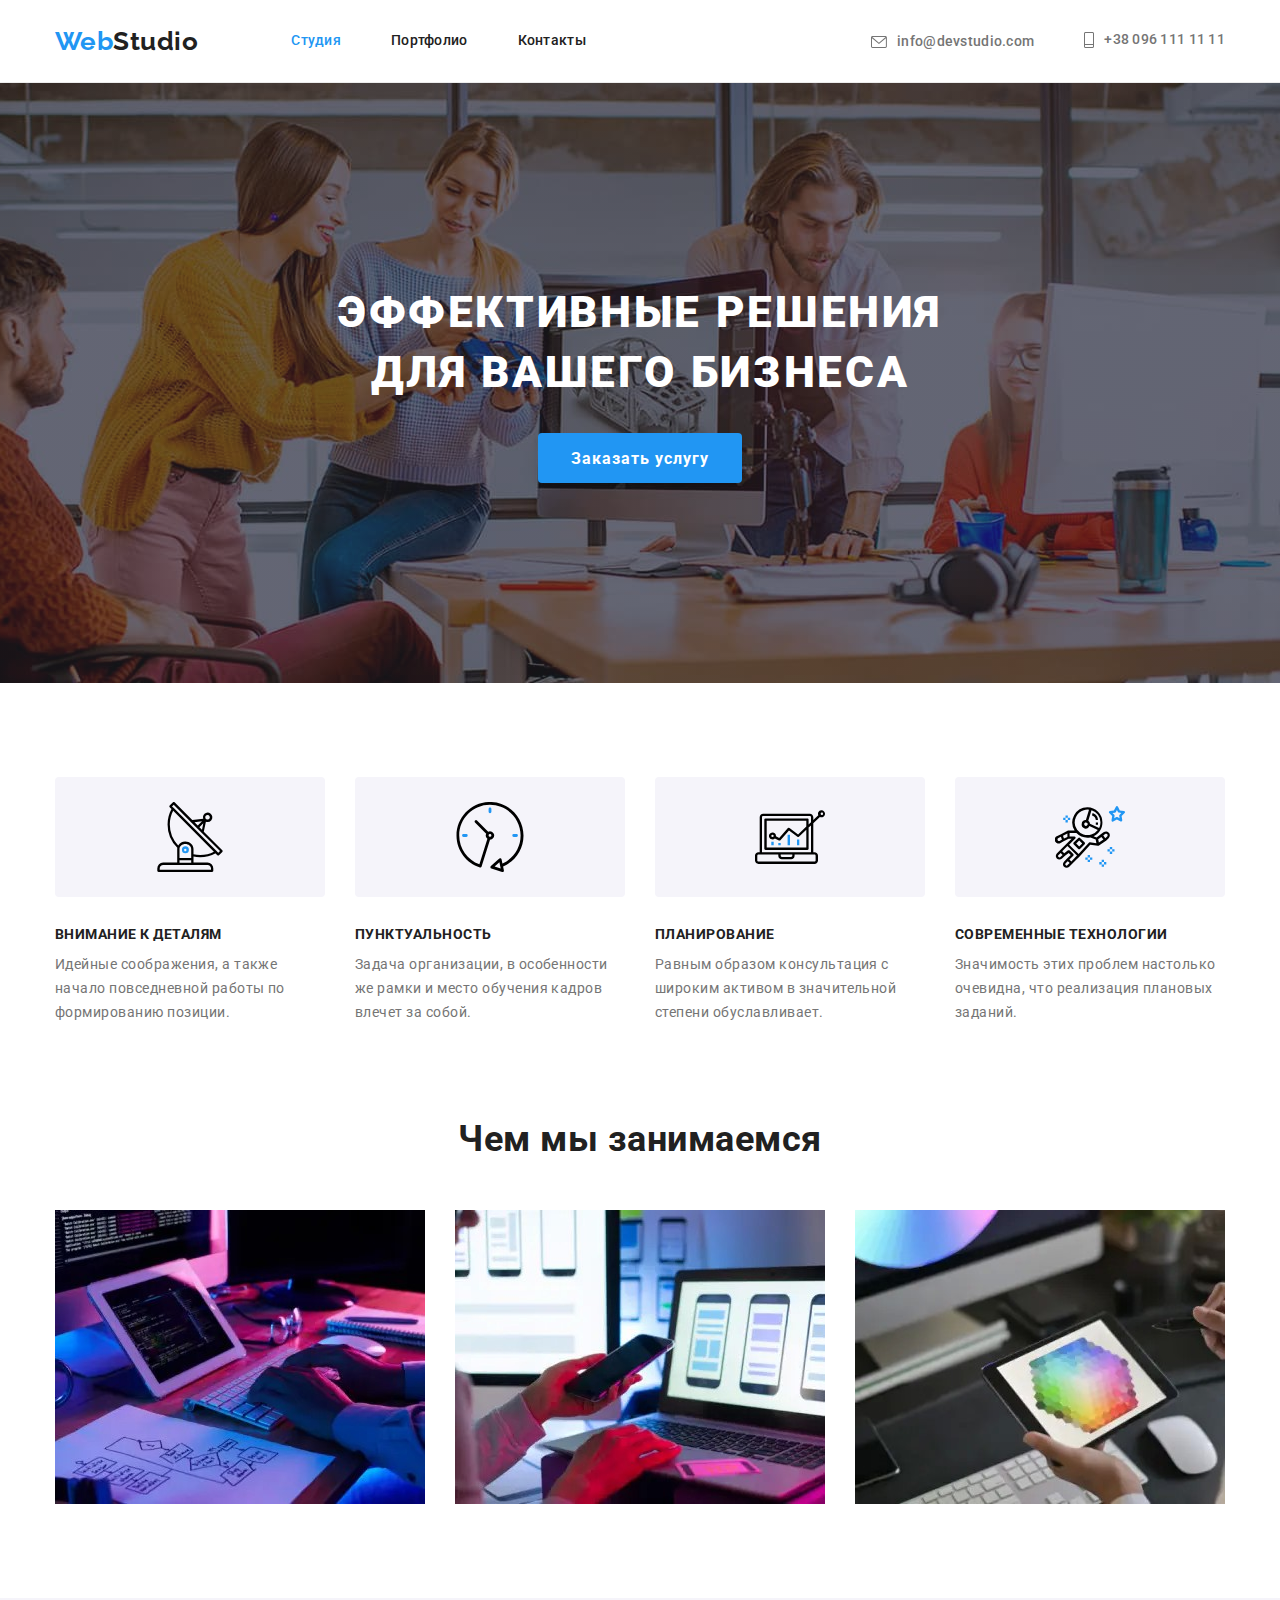
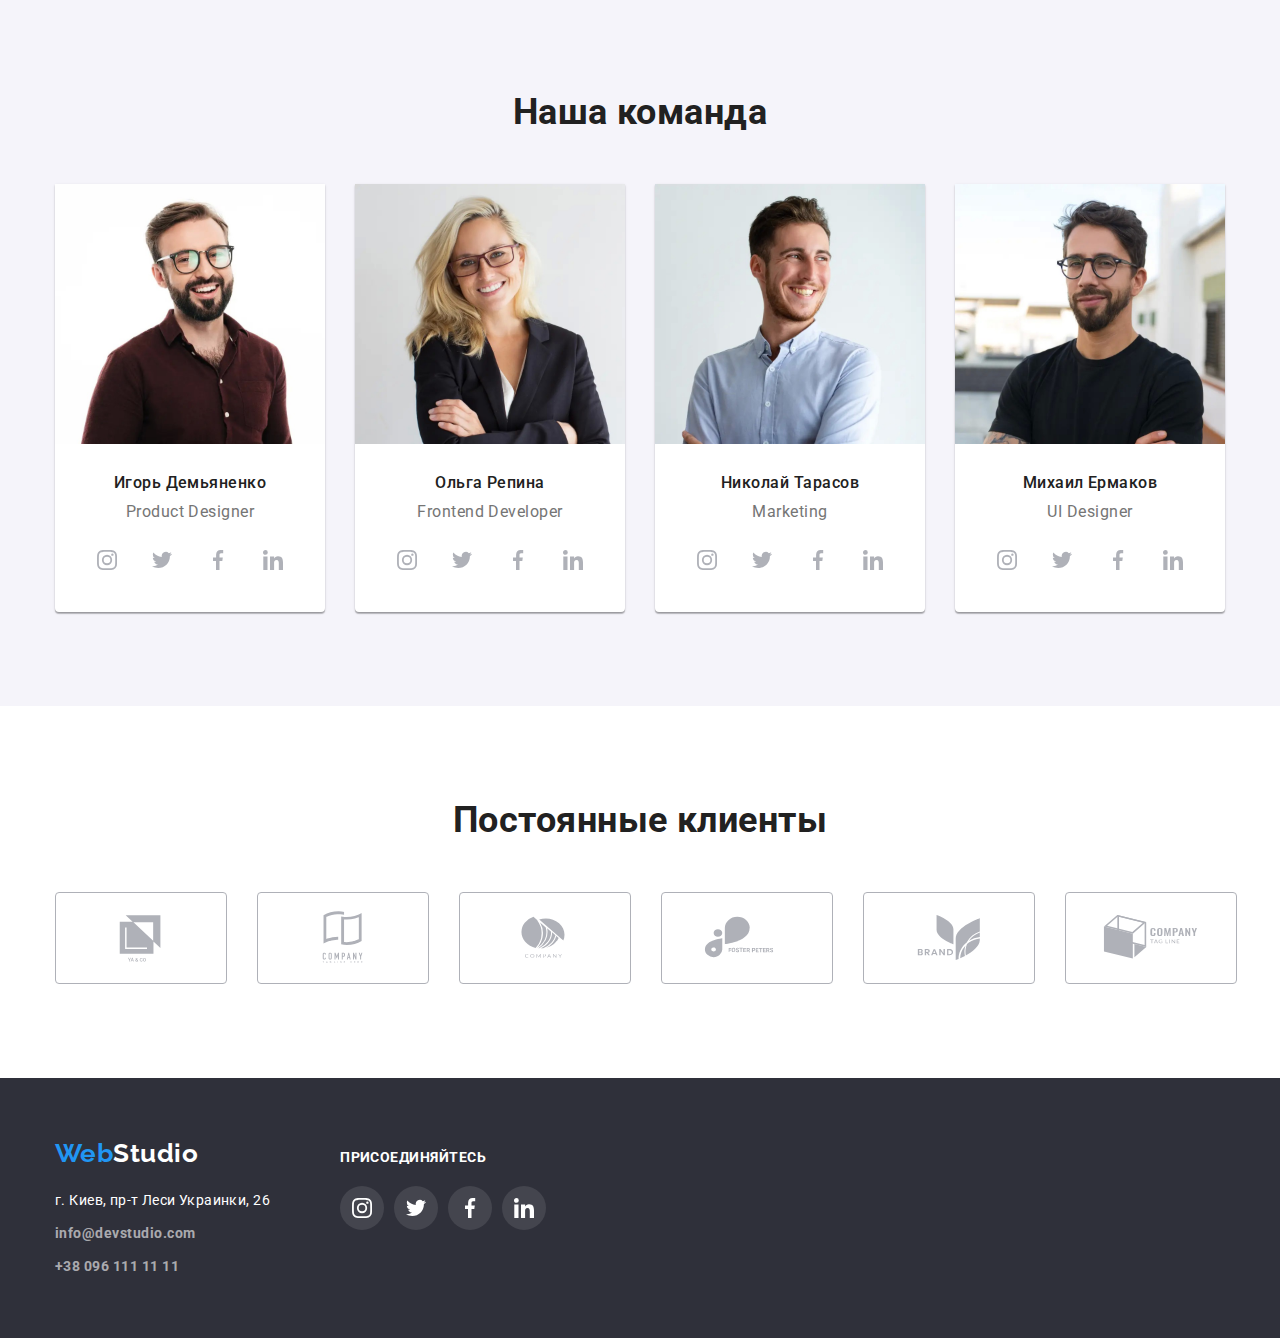
<file: index.html>
<!DOCTYPE html>
<html lang="en">
  <head>
    <meta charset="UTF-8" />
    <meta http-equiv="X-UA-Compatible" content="IE=edge" />
    <meta name="viewport" content="width=device-width, initial-scale=1.0" />
    <title>Студия</title>
    <!-- нормализатор -->
    <link
      rel="stylesheet"
      href="https://cdnjs.cloudflare.com/ajax/libs/modern-normalize/1.0.0/modern-normalize.min.css"
    />
    <link rel="preconnect" href="https://fonts.googleapis.com" />
    <link rel="preconnect" href="https://fonts.gstatic.com" crossorigin />
    <link
      href="https://fonts.googleapis.com/css2?family=Raleway:wght@700&family=Roboto:wght@400;500;700;900&display=swap"
      rel="stylesheet"
    />
    <link rel="stylesheet" href="css/styles.css" />
  </head>

  <body>
    <header class="page-header">
      <div class="container flex">
        <a class="logo link" href="index.html"><span>Web</span>Studio</a>
        <nav>
          <ul class="main-nav list">
            <li class="item"><a class="link current" href="./index.html">Студия</a></li>
            <li class="item"><a class="link" href="./portfolio.html">Портфолио</a></li>
            <li class="item"><a class="link" href="./contacts.html">Контакты</a></li>
          </ul>
        </nav>

        <ul class="header-contact list">
          <li class="block">
            <svg class="mail" width="16" height="12">
              <use href="./images/icons.svg#mail"></use>
            </svg>
            <a class="link" href="mailto:info@devstudio.com">info@devstudio.com</a>
          </li>
          <li class="block">
            <svg class="tel" width="10" height="16">
              <use href="./images/icons.svg#tel"></use>
            </svg>
            <a class="link" href="tel:+380961111111">+38 096 111 11 11</a>
          </li>
        </ul>
      </div>
    </header>

    <main>
      <section class="hero">
        <div class="container">
          <h1>ЭФФЕКТИВНЫЕ РЕШЕНИЯ <br />ДЛЯ ВАШЕГО БИЗНЕСА</h1>
          <button class="main-btn" type="button">Заказать услугу</button>
        </div>
      </section>

      <section class="features section">
        <div class="container">
          <h2 class="hide">Наши преимущества</h2>
          <ul class="features-list list">
            <li class="item">
              <div class="box-icon" aria-label="преимущества">
                <svg class="icon">
                  <use href="./images/icons.svg#antenna"></use>
                </svg>
              </div>
              <h3>Внимание к деталям</h3>
              <p>
                Идейные соображения, а также начало повседневной работы по формированию позиции.
              </p>
            </li>
            <li class="item">
              <div class="box-icon" aria-label="преимущества">
                <svg class="icon">
                  <use href="./images/icons.svg#clock"></use>
                </svg>
              </div>
              <h3>Пунктуальность</h3>
              <p>
                Задача организации, в особенности же рамки и место обучения кадров влечет за собой.
              </p>
            </li>
            <li class="item">
              <div class="box-icon" aria-label="преимущества">
                <svg class="icon">
                  <use href="./images/icons.svg#diagram"></use>
                </svg>
              </div>
              <h3>Планирование</h3>
              <p>
                Равным образом консультация с широким активом в значительной степени обуславливает.
              </p>
            </li>
            <li class="item">
              <div class="box-icon" aria-label="преимущества">
                <svg class="icon">
                  <use href="./images/icons.svg#astronaut"></use>
                </svg>
              </div>
              <h3>Современные технологии</h3>
              <p>Значимость этих проблем настолько очевидна, что реализация плановых заданий.</p>
            </li>
          </ul>
        </div>
      </section>

      <section class="employment section">
        <div class="container">
          <h2>Чем мы занимаемся</h2>

          <ul class="em-list list">
            <li>
              <img
                src="./images/img01.jpg"
                alt="график руки на клавиатуре планшет и монитор"
                width="370"
              />
            </li>
            <li>
              <img src="./images/img02.jpg" alt="рука на ноутбуке и рука с телефоном" width="370" />
            </li>
            <li>
              <img
                src="./images/img03.jpg"
                alt="река держит планшет с цветовой политрой на экране"
                width="370"
              />
            </li>
          </ul>
        </div>
      </section>

      <section class="team section">
        <div class="container">
          <h2>Наша команда</h2>

          <ul class="team-list list">
            <li class="border-photo">
              <img class="img" src="./images/photo01.jpg" alt="фото дизайнера Игоря" width="270" />
              <div class="team-desc">
                <p>Игорь Демьяненко</p>
                <h3>Product Designer</h3>
                <ul class="social list">
                  <li class="item">
                    <a class="social-link link" href="https://www.google.com/" target="_blank">
                      <svg class="social-icon" width="20" height="20">
                        <use href="./images/icons.svg#instagram"></use>
                      </svg>
                    </a>
                  </li>
                  <li class="item">
                    <a class="social-link link" href="https://www.google.com/" target="_blank">
                      <svg class="social-icon" width="20" height="20">
                        <use href="./images/icons.svg#twitter"></use>
                      </svg>
                    </a>
                  </li>
                  <li class="item">
                    <a class="social-link link" href="https://www.google.com/" target="_blank">
                      <svg class="social-icon" width="20" height="20">
                        <use href="./images/icons.svg#facebook"></use>
                      </svg>
                    </a>
                  </li>
                  <li class="item">
                    <a class="social-link link" href="https://www.google.com/" target="_blank">
                      <svg class="social-icon" width="20" height="20">
                        <use href="./images/icons.svg#linkedin"></use>
                      </svg>
                    </a>
                  </li>
                </ul>
              </div>
            </li>

            <li class="border-photo">
              <img
                class="img"
                src="./images/photo02.jpg"
                alt="фото разработчика Ольги"
                width="270"
              />
              <div class="team-desc">
                <p>Ольга Репина</p>
                <h3>Frontend Developer</h3>
                <ul class="social list">
                  <li class="item">
                    <a class="social-link link" href="https://www.google.com/" target="_blank">
                      <svg class="social-icon" width="20" height="20">
                        <use href="./images/icons.svg#instagram"></use>
                      </svg>
                    </a>
                  </li>
                  <li class="item">
                    <a class="social-link link" href="https://www.google.com/" target="_blank">
                      <svg class="social-icon" width="20" height="20">
                        <use href="./images/icons.svg#twitter"></use>
                      </svg>
                    </a>
                  </li>
                  <li class="item">
                    <a class="social-link link" href="https://www.google.com/" target="_blank">
                      <svg class="social-icon" width="20" height="20">
                        <use href="./images/icons.svg#facebook"></use>
                      </svg>
                    </a>
                  </li>
                  <li class="item">
                    <a class="social-link link" href="https://www.google.com/" target="_blank">
                      <svg class="social-icon" width="20" height="20">
                        <use href="./images/icons.svg#linkedin"></use>
                      </svg>
                    </a>
                  </li>
                </ul>
              </div>
            </li>

            <li class="border-photo">
              <img
                class="img"
                src="./images/photo03.jpg"
                alt="фото маркетолога Николая"
                width="270"
              />
              <div class="team-desc">
                <p>Николай Тарасов</p>
                <h3>Marketing</h3>
                <ul class="social list">
                  <li class="item">
                    <a class="social-link link" href="https://www.google.com/" target="_blank">
                      <svg class="social-icon" width="20" height="20">
                        <use href="./images/icons.svg#instagram"></use>
                      </svg>
                    </a>
                  </li>
                  <li class="item">
                    <a class="social-link link" href="https://www.google.com/" target="_blank">
                      <svg class="social-icon" width="20" height="20">
                        <use href="./images/icons.svg#twitter"></use>
                      </svg>
                    </a>
                  </li>
                  <li class="item">
                    <a class="social-link link" href="https://www.google.com/" target="_blank">
                      <svg class="social-icon" width="20" height="20">
                        <use href="./images/icons.svg#facebook"></use>
                      </svg>
                    </a>
                  </li>
                  <li class="item">
                    <a class="social-link link" href="https://www.google.com/" target="_blank">
                      <svg class="social-icon" width="20" height="20">
                        <use href="./images/icons.svg#linkedin"></use>
                      </svg>
                    </a>
                  </li>
                </ul>
              </div>
            </li>

            <li class="border-photo">
              <img
                class="img"
                src="./images/photo04.jpg"
                alt="фото дизайнера Михаила"
                width="270"
              />
              <div class="team-desc">
                <p>Михаил Ермаков</p>
                <h3>UI Designer</h3>
                <ul class="social list">
                  <li class="item">
                    <a class="social-link link" href="https://www.google.com/" target="_blank">
                      <svg class="social-icon" width="20" height="20">
                        <use href="./images/icons.svg#instagram"></use>
                      </svg>
                    </a>
                  </li>
                  <li class="item">
                    <a class="social-link link" href="https://www.google.com/" target="_blank">
                      <svg class="social-icon" width="20" height="20">
                        <use href="./images/icons.svg#twitter"></use>
                      </svg>
                    </a>
                  </li>
                  <li class="item">
                    <a class="social-link link" href="https://www.google.com/" target="_blank">
                      <svg class="social-icon" width="20" height="20">
                        <use href="./images/icons.svg#facebook"></use>
                      </svg>
                    </a>
                  </li>
                  <li class="item">
                    <a class="social-link link" href="https://www.google.com/" target="_blank">
                      <svg class="social-icon" width="20" height="20">
                        <use href="./images/icons.svg#linkedin"></use>
                      </svg>
                    </a>
                  </li>
                </ul>
              </div>
            </li>
          </ul>
        </div>
      </section>
      <section class="clients section">
        <div class="container">
          <h2>Постоянные клиенты</h2>
          <ul class="clients-list list">
            <li class="item">
              <a class="clients-link link" href="https://www.google.com/" target="_blank">
                <svg class="clients-logo" width="106" height="60">
                  <use href="./images/icons.svg#logo-1"></use>
                </svg>
              </a>
            </li>
            <li class="item">
              <a class="clients-link link" href="https://www.google.com/" target="_blank">
                <svg class="clients-logo" width="106" height="60">
                  <use href="./images/icons.svg#logo-2"></use>
                </svg>
              </a>
            </li>
            <li class="item">
              <a class="clients-link link" href="https://www.google.com/" target="_blank">
                <svg class="clients-logo" width="106" height="60">
                  <use href="./images/icons.svg#logo-3"></use>
                </svg>
              </a>
            </li>
            <li class="item">
              <a class="clients-link link" href="https://www.google.com/" target="_blank">
                <svg class="clients-logo" width="106" height="60">
                  <use href="./images/icons.svg#logo-4"></use>
                </svg>
              </a>
            </li>
            <li class="item">
              <a class="clients-link link" href="https://www.google.com/" target="_blank">
                <svg class="clients-logo" width="106" height="60">
                  <use href="./images/icons.svg#logo-5"></use>
                </svg>
              </a>
            </li>
            <li class="item">
              <a class="clients-link link" href="https://www.google.com/" target="_blank">
                <svg class="clients-logo" width="106" height="60">
                  <use href="./images/icons.svg#logo-6"></use>
                </svg>
              </a>
            </li>
          </ul>
        </div>
      </section>
    </main>

    <footer>
      <div class="wrapper container">
        <div>
          <a class="logo-footer link" href="index.html"><span>Web</span>Studio</a>
          <a class="link" href="https://goo.gl/maps/MwoCHRfoZyWxWFmu9">
            <address>г. Киев, пр-т Леси Украинки, 26</address>
          </a>

          <ul class="contact-footer list">
            <li><a class="link" href="mailto:info@devstudio.com">info@devstudio.com</a></li>
            <li><a class="link" href="tel:+380961111111">+38 096 111 11 11</a></li>
          </ul>
        </div>
        <div class="social-footer">
          <h3>присоединяйтесь</h3>
          <ul class="social-footer-list list">
            <li class="item">
              <a class="social-footer-link link" href="https://www.google.com/" target="_blank">
                <svg class="social-icon" width="20" height="20">
                  <use href="./images/icons.svg#instagram"></use>
                </svg>
              </a>
            </li>
            <li class="item">
              <a class="social-footer-link link" href="https://www.google.com/" target="_blank">
                <svg class="social-icon" width="20" height="20">
                  <use href="./images/icons.svg#twitter"></use>
                </svg>
              </a>
            </li>
            <li class="item">
              <a class="social-footer-link link" href="https://www.google.com/" target="_blank">
                <svg class="social-icon" width="20" height="20">
                  <use href="./images/icons.svg#facebook"></use>
                </svg>
              </a>
            </li>
            <li class="item">
              <a class="social-footer-link link" href="https://www.google.com/" target="_blank">
                <svg class="social-icon" width="20" height="20">
                  <use href="./images/icons.svg#linkedin"></use>
                </svg>
              </a>
            </li>
          </ul>
        </div>
      </div>
    </footer>
  </body>
</html>
</file>
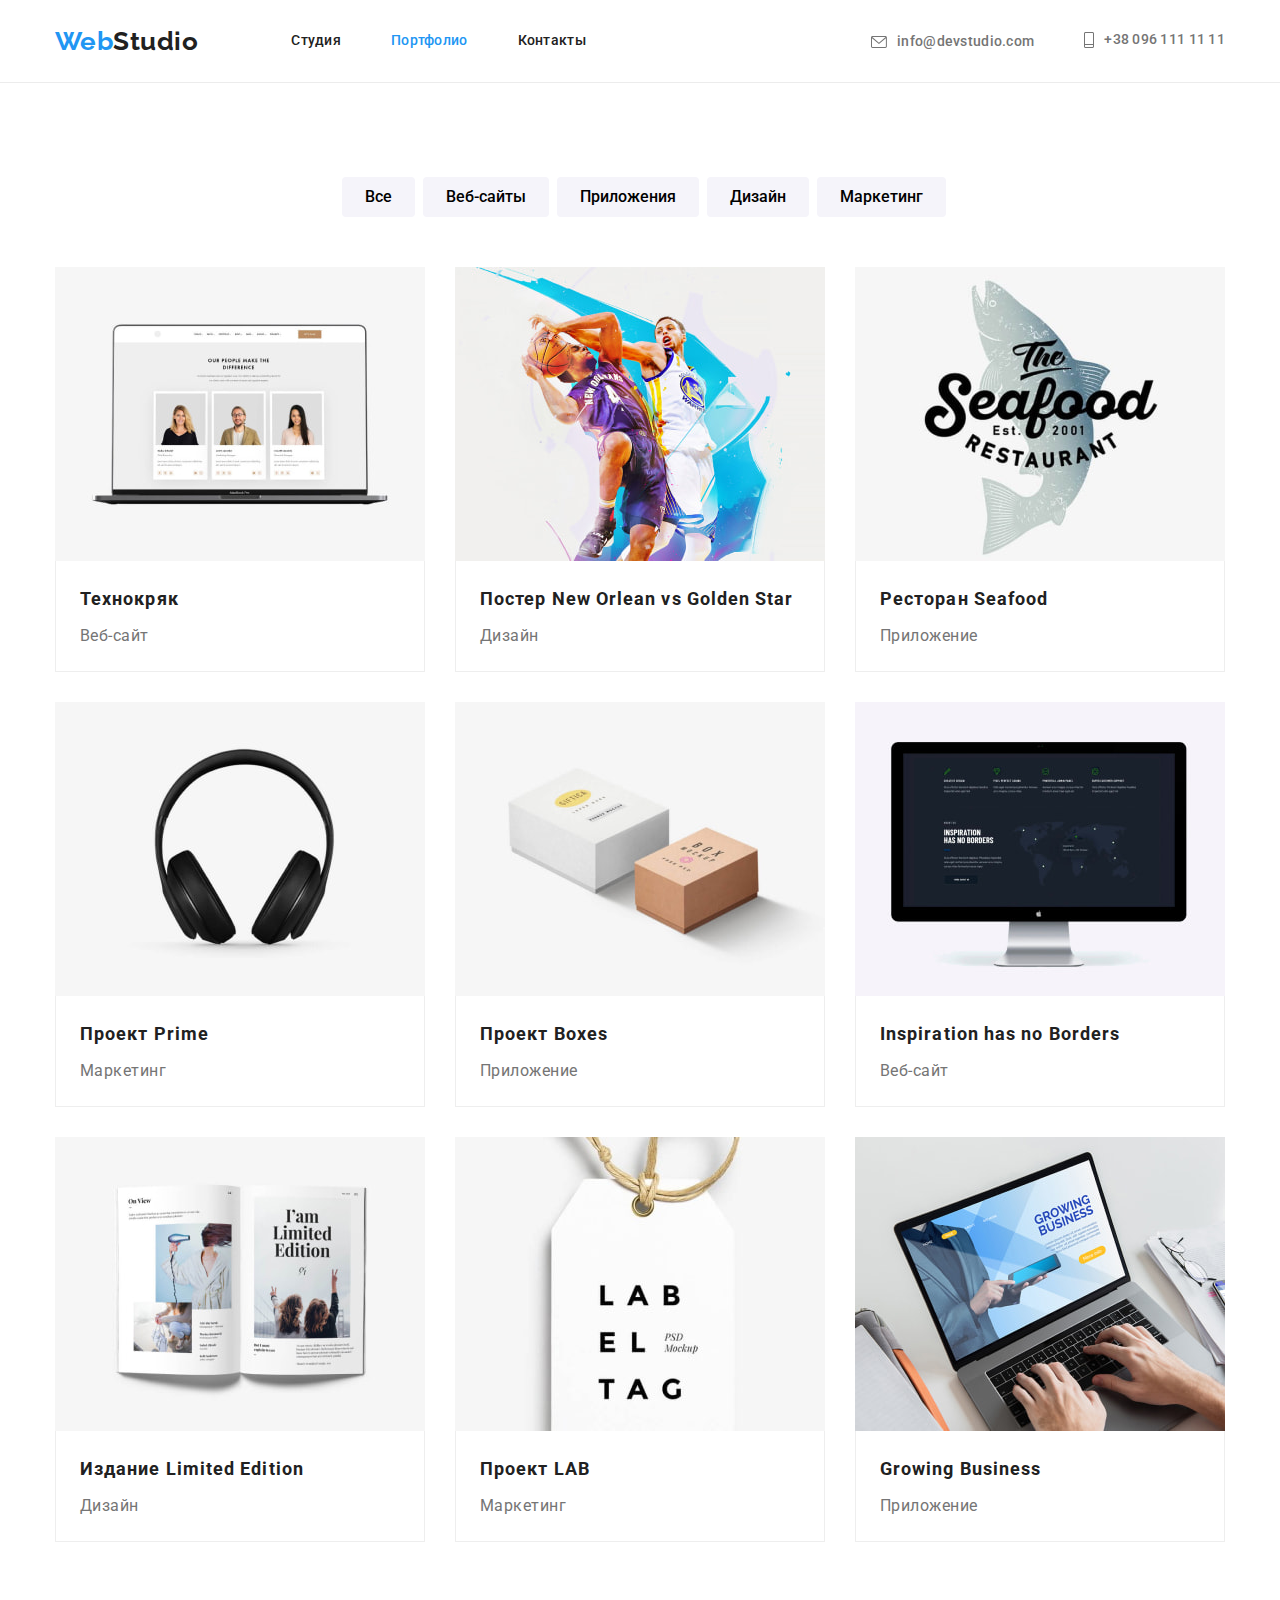
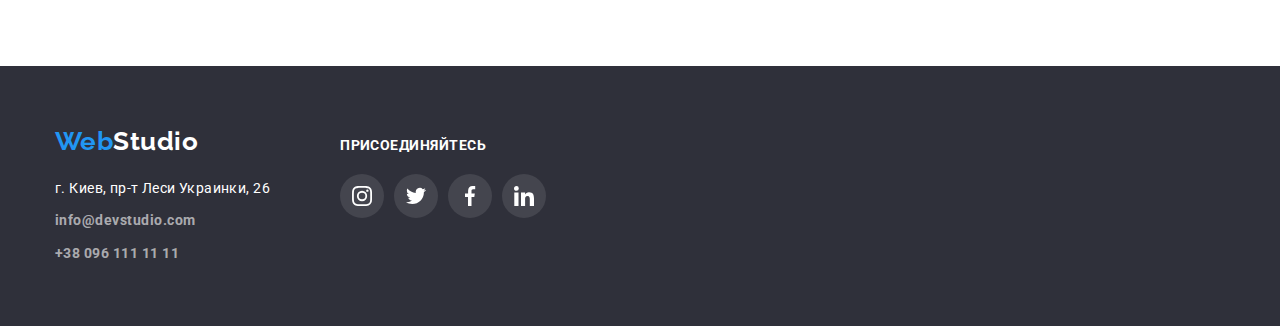
<file: portfolio.html>
<!DOCTYPE html>
<html lang="en">
  <head>
    <meta charset="UTF-8" />
    <meta http-equiv="X-UA-Compatible" content="IE=edge" />
    <meta name="viewport" content="width=device-width, initial-scale=1.0" />
    <title>Портфолио</title>
    <link rel="preconnect" href="https://fonts.googleapis.com" />
    <link rel="preconnect" href="https://fonts.gstatic.com" crossorigin />
    <link
      rel="stylesheet"
      href="https://cdnjs.cloudflare.com/ajax/libs/modern-normalize/1.0.0/modern-normalize.min.css"
    />
    <link
      href="https://fonts.googleapis.com/css2?family=Raleway:wght@700&family=Roboto:wght@400;500;700;900&display=swap"
      rel="stylesheet"
    />
    <link rel="stylesheet" href="css/styles.css" />
  </head>
  <header class="page-header">
      <div class="container flex">
        <a class="logo link" href="index.html"><span>Web</span>Studio</a>
        <nav>
          <ul class="main-nav list">
            <li class="item"><a class="link" href="./index.html">Студия</a></li>
            <li class="item"><a class="link current" href="./portfolio.html">Портфолио</a></li>
            <li class="item"><a class="link" href="./contacts.html">Контакты</a></li>
          </ul>
        </nav>

        <ul class="header-contact list">
          <li class="block">
              <svg class="mail" width="16" height="12">
                <use href="./images/icons.svg#mail"></use>
              </svg>
              <a class="link" href="mailto:info@devstudio.com">info@devstudio.com</a>
          </li>
          <li class="block ">
            <svg class="tel" width="10" height="16">
              <use href="./images/icons.svg#tel"></use>
            </svg>
            <a class="link" href="tel:+380961111111">+38 096 111 11 11</a>
          </li>
        </ul>
      </div>
    </header>

    <main class="work-exls section">
      <div class="filter">
        <h1 class="hide" hide="true">примеры работ</h1>
        <h2 class="hide">типы проектов</h2>
        <ul class="filter-list list">
          <li>
            <button class="work-btn" type="button">Все</button>
          </li>
          <li>
            <button class="work-btn" type="button">Веб-сайты</button>
          </li>
          <li>
            <button class="work-btn" type="button">Приложения</button>
          </li>
          <li>
            <button class="work-btn" type="button">Дизайн</button>
          </li>
          <li>
            <button class="work-btn" type="button">Маркетинг</button>
          </li>
        </ul>
      </div>

      <div class="container">
        <ul class="work-list list">
          <li class="project-card">
            <img
              class="img"
              src="./images/portfolio/project-01.jpg"
              alt="project 01 Технокряк"
              width="370"
            />
            <div class="card-desc">
              <h3>Технокряк</h3>
              <p>Веб-сайт</p>
            </div>
          </li>
          <li class="project-card">
            <img
              class="img"
              src="./images/portfolio/project-02.jpg"
              alt="project 02 Постер New Orlean vs Golden Star"
              width="370"
            />
            <div class="card-desc">
              <h3>Постер New Orlean vs Golden Star</h3>
              <p>Дизайн</p>
            </div>
          </li>
          <li class="project-card">
            <img
              class="img"
              src="./images/portfolio/project-03.jpg"
              alt="project 03 Ресторан Seafood"
              width="370"
            />
            <div class="card-desc">
              <h3>Ресторан Seafood</h3>
              <p>Приложение</p>
            </div>
          </li>
          <li class="project-card">
            <img
              class="img"
              src="./images/portfolio/project-04.jpg"
              alt="project 04 Проект Prime"
              width="370"
            />
            <div class="card-desc">
              <h3>Проект Prime</h3>
              <p>Маркетинг</p>
            </div>
          </li>
          <li class="project-card">
            <img
              class="img"
              src="./images/portfolio/project-05.jpg"
              alt="project 05 Проект Boxes"
              width="370"
            />
            <div class="card-desc">
              <h3>Проект Boxes</h3>
              <p>Приложение</p>
            </div>
          </li>
          <li class="project-card">
            <img
              class="img"
              src="./images/portfolio/project-06.jpg"
              alt="project 06 Inspiration has no Borders"
              width="370"
            />
            <div class="card-desc">
              <h3>Inspiration has no Borders</h3>
              <p>Веб-сайт</p>
            </div>
          </li>
          <li class="project-card">
            <img
              class="img"
              src="./images/portfolio/project-07.jpg"
              alt="project 07 Издание Limited Edition"
              width="370"
            />
            <div class="card-desc">
              <h3>Издание Limited Edition</h3>
              <p>Дизайн</p>
            </div>
          </li>
          <li class="project-card">
            <img class="img" src="./images/portfolio/project-08.jpg" alt="Проект LAB" width="370" />
            <div class="card-desc">
              <h3>Проект LAB</h3>
              <p>Маркетинг</p>
            </div>
          </li>
          <li class="project-card">
            <img
              class="img"
              src="./images/portfolio/project-09.jpg"
              alt="project 09 Growing Business"
              width="370"
            />
            <div class="card-desc">
              <h3>Growing Business</h3>
              <p>Приложение</p>
            </div>
          </li>
        </ul>
      </div>
    </main>

    <footer>
      <div class="wrapper container">
        <div>
          <a class="logo-footer link" href="index.html"><span>Web</span>Studio</a>
          <a class="link" href="https://goo.gl/maps/MwoCHRfoZyWxWFmu9">
            <address>г. Киев, пр-т Леси Украинки, 26</address>
          </a>

          <ul class="contact-footer list">
            <li><a class="link" href="mailto:info@devstudio.com">info@devstudio.com</a></li>
            <li><a class="link" href="tel:+380961111111">+38 096 111 11 11</a></li>
          </ul>
        </div>
        <div class="social-footer">
          <h3>присоединяйтесь</h3>
          <ul class="social-footer-list list">
            <li class="item">
              <a class="social-footer-link link" href="https://www.google.com/" target="_blank">
                <svg class="social-icon" width="20" height="20">
                  <use href="./images/icons.svg#instagram"></use>
                </svg>
              </a>
            </li>
            <li class="item">
              <a class="social-footer-link link" href="https://www.google.com/" target="_blank">
                <svg class="social-icon" width="20" height="20">
                  <use href="./images/icons.svg#twitter"></use>
                </svg>
              </a>
            </li>
            <li class="item">
              <a class="social-footer-link link" href="https://www.google.com/" target="_blank">
                <svg class="social-icon" width="20" height="20">
                  <use href="./images/icons.svg#facebook"></use>
                </svg>
              </a>
            </li>
            <li class="item">
              <a class="social-footer-link link" href="https://www.google.com/" target="_blank">
                <svg class="social-icon" width="20" height="20">
                  <use href="./images/icons.svg#linkedin"></use>
                </svg>
              </a>
            </li>
          </ul>
        </div>
      </div>
    </footer>
  </body>
</html>
</file>
<file: css/styles.css>
/* задание глобальных переменных */
:root {
  --primary-text-color: #212121;
  --secondary-text-color: #757575;
  --invert-text-color: #ffffff;
  --accent-color: #2196f3;
  --background-main: #ffffff;
  --background-section: #f5f4fa;
  --background: #2f303a;
  --bg-work-btn: #f5f4fa;
  --border-prt: #eeeeee;
  --background-content: #AFB1B8;
  --bg-link: rgba(255, 255, 255, 0.6);
}

/* глобальные настройки */
/* убирает подчеркивание ссылок */
.link {
  text-decoration: none;
  color: var(--secondary-text-color);
}

/* Убираем маркеры */
.list {
  list-style: none;
}

/* убирает отступы у изображения */
.img {
  vertical-align: bottom;
}

/* скрытие элементов - не подходит для семантики */
.hide {
  position: absolute;
  top: -9999px;
  left: -9999px;
}

h1,
h2,
h3,
h4,
li,
ul,
p {
  padding: 0 0;
  margin: 0 0;
}

/* для проверки отступов от элементов */
.test {
  outline: 2px solid tomato;
  background-color: green;
}

/* главная страница */
body {
  font-family: 'Roboto', 'Verdana', 'Tahoma', sans-serif;
  font-style: normal;
  font-weight: 700;
  letter-spacing: 0.03em;

  color: var(--primary-text-color);
}

h2 {
  font-size: 36px;
  line-height: 1.16;
  text-align: center;
}

h3 {
  font-weight: 700;
  font-size: 14px;
  line-height: 1.14;
  text-transform: uppercase;
}

/* хедер */
.page-header {
  background-color: var(--background-main);

  border-bottom: 1px solid #ececec;
}

.container {
  width: 1200px;
  margin-left: auto;
  margin-right: auto;
  padding-left: 15px;
  padding-right: 15px;
  /* outline: 2px solid tomato; */
}

.section {
  padding-top: 94px;
  padding-bottom: 94px;
}

.flex {
  display: flex;
  align-items: center;
}

/* лого */
.logo {
  display: block;
  margin-right: 93px;

  font-family: 'Raleway';
  font-size: 26px;
  line-height: 1.19;

  color: var(--primary-text-color);
}

.logo:hover,
.logo:focus {
  color: var(--accent-color);
}

.logo > span {
  color: var(--accent-color);
}

/* нав. меню */
.main-nav {
  display: flex;
}

.main-nav .item:not(:last-child) {
  margin-right: 50px;
}

/* Еще один способ убрать крайний отступ
.main-nav .item + .item {
  margin-left: 50px;
} */

.main-nav .link {
  display: block;
  padding-top: 32px;
  padding-bottom: 32px;

  font-weight: 500;
  font-size: 14px;
  line-height: 1.14;
  letter-spacing: 0.02em;

  color: var(--primary-text-color);
}

/* цвет наведение на меню  */
.main-nav .link:hover,
.main-nav .link:focus {
  color: var(--accent-color);
  outline: none;

}

/* цвет меню текущей страницы */
.main-nav .link.current {
  color: var(--accent-color);
}

.header-contact {
  display: flex;
  margin-left: auto;
  align-items: baseline;

  font-weight: 500;
  font-size: 14px;
  line-height: 1.14;
  letter-spacing: 0.02em;

  color: var(--secondary-text-color);
  fill: var(--secondary-text-color);
}

.header-contact li + li {
  margin-left: 50px;
  
}

.header-contact .link {
  display: block;
  padding-top: 32px;
  padding-bottom: 32px;
  margin-left: 10px;
}

.block {
  display: flex;
  align-items: center;
  color: currentColor;
}

.block:hover,
.link:hover {
  color: var(--accent-color);
  fill: var(--accent-color);
}

.block:focus,
.link:focus {
  color: var(--accent-color);
  fill: var(--accent-color);

  outline: none;
}

/* секция hero */
.hero {
  height: 600px;
  max-width: 1600px;
  padding-top: 200px;
  padding-bottom: 200px;
  margin-left: auto;
  margin-right: auto;

  text-align: center;

  background-color: var(--secondary-text-color);
  background-image: linear-gradient( to right, rgba(47, 48, 58, .4),rgba(47, 48, 58, .4)),  url('../images/bg-img.jpg');
  background-size: cover;
  background-position: center;
  background-repeat: no-repeat;

}

h1 {
  margin-bottom: 30px;

  font-weight: 900;
  font-size: 44px;
  line-height: 1.36;
  letter-spacing: 0.06em;
  text-transform: uppercase;

  color: var(--invert-text-color);
}

.main-btn {
  display: inline-block;
  min-width: 200xp;
  height: 50px;
  padding: 10px 32px;

  font-weight: 700;
  font-size: 16px;
  line-height: 1.87;
  align-items: center;
  letter-spacing: 0.06em;

  color: var(--invert-text-color);
  background: var(--accent-color);

  border: 1px solid transparent;
  border-radius: 4px;
  box-shadow: 0px 4px 4px rgba(0, 0, 0, 0.15);

  cursor: pointer;
}

/* секция features */
.features {
  padding-bottom: 0;
}

.features h3 {
  margin-bottom: 10px;
}

.features-list {
  display: flex;
  flex-wrap: nowrap;
  justify-content: space-between;
}

.features-list .item {
  width: 270px;
}

.features-list .box-icon  {
  display: flex;
  height: 120px;
  justify-content: center;
  align-items: center;

  margin-bottom: 30px;
  
  background-color: #F5F4FA;
  border-radius: 4px;
}

.icon {
  width: 70px;
  height: 70px;
}

.features p {
  margin: 0;

  font-weight: 400;
  font-size: 14px;
  line-height: 1.71;

  color: var(--secondary-text-color);
}

/* секция employment */

.em-list {
  display: flex;
  margin-top: 50px;
  justify-content: space-between;
}

/* исправляет сбоку/снизу белые полосы у картинки */
.em-list img {
  display: block;
}

/* секция team */
.team {
  background-color: var(--background-section);
}

.team-list {
  display: flex;
  justify-content: space-between;
}

.team h2 {
  margin-bottom: 50px;
}

.border-photo {
  width: 270px;

  background-color: #ffffff;

  border-radius: 0px 0px 4px 4px;
  box-shadow: 0px 1px 3px rgba(0, 0, 0, 0.12), 0px 1px 1px rgba(0, 0, 0, 0.14),
    0px 2px 1px rgba(0, 0, 0, 0.2);
}

.team-desc {
  display: block;
  padding: 30px 0;
  text-align: center;
}
.team p {
  font-weight: 500;
  margin-bottom: 10px;
  
  font-size: 16px;
  line-height: 1.18;
  
}

.team h3 {
  margin-bottom: 16px;

  font-weight: 400;
  font-size: 16px;
  line-height: 1.18;
  text-transform:none;

  color: var(--secondary-text-color);
}

.social {
  display: flex;
  flex-wrap: nowrap;
  justify-content: space-between;
  margin-left: 30px;
  margin-right: 30px;
}

.social-link {
  display: flex;
  width: 44px;
  height: 44px;
  align-items: center;
  justify-content: center;

  color: var(--invert-text-color);  
  fill: var(--background-content);
  border-radius: 50%;

  cursor: pointer;
}

.social-link:hover,
.social-link:focus {
  background-color: var(--accent-color);
  fill: var(--invert-text-color);
  outline: none;
}



/* секция clients */

.clients-list {
  display: flex;
  flex-wrap: nowrap;
  margin-top: 50px;
}

.clients-list .item:not(:last-child) {
  margin-right: 30px;
}

.clients-link {
  display: flex;
  width: 172px;
  height: 92px;
  justify-content: center;
  align-items: center;

  fill: var(--background-content);
  border: 1px solid var(--background-content);
  border-radius: 4px;

  cursor: pointer;
}

.clients-link:hover,
.clients-link:focus {
  fill: var(--accent-color);
  border-color: var(--accent-color);
  outline: none;
}

/* секция footer */

footer {
  padding: 60px 0;
  background: var(--background);
}

.wrapper {
  display:flex;
  flex-wrap: nowrap;
}

.logo-footer {
  display: inline-block;
  margin-bottom: 20px;

  font-weight: 700;
  font-family: 'Raleway';
  font-size: 26px;
  line-height: 1.19;

  color: var(--invert-text-color);
}

.logo-footer span {
  color: var(--accent-color);
}

footer address {
  margin-bottom: 9px;

  font-weight: 400;
  font-size: 14px;
  font-style: normal;
  line-height: 1.71;
  letter-spacing: 0.03em;
  
  color: var(--invert-text-color);
}

footer address:hover,
footer address:focus {
  color: var(--accent-color);
  outline: none;
}

.contact-footer .link {
  font-size: 14px;
  line-height: 1.71;

  color: rgba(255, 255, 255, 0.6);
}
.contact-footer li:not(:last-child) {
  margin-bottom: 9px;
}

.contact-footer a:hover,
.contact-footer a:focus {
  color: var(--accent-color);
  outline: none;
}


.social-footer {
  margin-top: 12px;
  margin-left: 70px;  
}

.social-footer h3 {
color: var(--invert-text-color);
}

.social-footer-list {
  display: flex;
  flex-wrap: nowrap;
  margin-top: 20px;  
}

.social-footer-link {
  display: flex;
  width: 44px;
  height: 44px;
  align-items: center;
  justify-content: center;
  
  background: rgba(255, 255, 255, 0.1);
  fill: var(--invert-text-color);
  border-radius: 50%;

  cursor: pointer;
}

.social-footer .item:not(:last-child) {
  margin-right: 10px;
}

.social-footer-link:hover,
.social-footer-link:focus {
  fill: var(--invert-text-color);
  background-color: var(--accent-color);
  outline: none;
}

  /* Страница примеры работ */

.filter-list {
  display: flex;
  justify-content: center;
}

.work-btn {
  display: block;
  padding: 6px 22px;
  margin-left: 8px;

  font-family: 'Roboto';
  font-weight: 500;
  font-size: 16px;
  line-height: 1.62;
  text-align: center;

  background: var(--bg-work-btn);

  border: 1px solid transparent;
  border-radius: 4px;

  cursor: pointer;
}

.work-btn:hover,
.work-btn:focus {
  color: var(--invert-text-color);
  background: var(--accent-color);
  outline: none;

  box-shadow: 0px 3px 1px rgba(0, 0, 0, 0.1), 0px 1px 2px rgba(0, 0, 0, 0.08),
    0px 2px 2px rgba(0, 0, 0, 0.12);
  border-radius: 4px;

}

.work-list {
  display: flex;
  flex-wrap: wrap;
  margin-top: 50px;
}

.project-card {
  box-sizing: border-box;
  width: 370px;
  margin-right: 30px;
  margin-bottom: 30px;

  background: var(--background-main);
}

.project-card:nth-child(3n) {
  margin-right: 0;
}

.project-card:hover,
.project-card:focus {
  box-shadow: 0px 1px 1px rgba(0, 0, 0, 0.12),
  0px 4px 4px rgba(0, 0, 0, 0.06),
  1px 4px 6px rgba(0, 0, 0, 0.16);
  outline: none;
}


.work-list h3 {
  display: inline-block;

  font-size: 18px;
  line-height: 2;
  letter-spacing: 0.06em;
  text-transform:none;
}

.work-list p {
  margin-top: 4px;

  font-weight: 400;
  font-size: 16px;
  line-height: 1.87;

  color: var(--secondary-text-color);
}

.card-desc {
  padding: 20px 24px;

  border: 1px solid var(--border-prt);
  border-top: 0;
}
</file>
